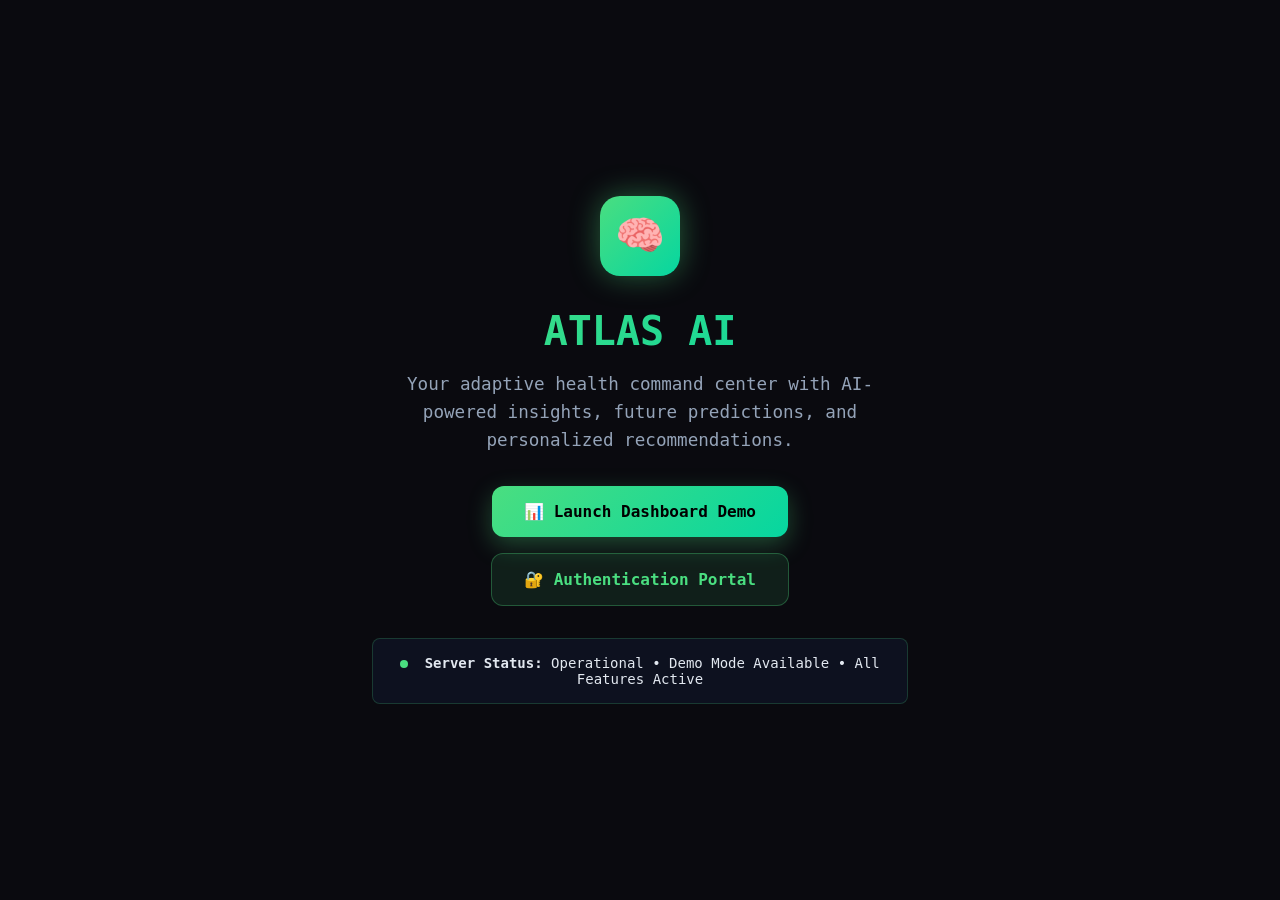
<file: public/index.html>
<!DOCTYPE html>
<html lang="en">
<head>
    <meta charset="UTF-8">
    <meta name="viewport" content="width=device-width, initial-scale=1.0">
    <title>ATLAS AI - Health Operating System</title>
    <style>
        * {
            margin: 0;
            padding: 0;
            box-sizing: border-box;
        }
        
        body {
            font-family: 'JetBrains Mono', monospace;
            background: #0a0a0f;
            color: #e2e8f0;
            min-height: 100vh;
            display: flex;
            align-items: center;
            justify-content: center;
            text-align: center;
        }
        
        .container {
            max-width: 600px;
            padding: 2rem;
        }
        
        .logo {
            width: 80px;
            height: 80px;
            border-radius: 20px;
            background: linear-gradient(135deg, #4ade80, #06d6a0);
            display: flex;
            align-items: center;
            justify-content: center;
            font-size: 40px;
            margin: 0 auto 2rem;
            box-shadow: 0 0 30px rgba(78, 222, 128, 0.4);
            animation: glow 3s ease-in-out infinite alternate;
        }
        
        @keyframes glow {
            from { box-shadow: 0 0 30px rgba(78, 222, 128, 0.4); }
            to { box-shadow: 0 0 50px rgba(78, 222, 128, 0.6); }
        }
        
        h1 {
            font-size: 2.5rem;
            font-weight: bold;
            background: linear-gradient(135deg, #4ade80, #06d6a0);
            -webkit-background-clip: text;
            -webkit-text-fill-color: transparent;
            margin-bottom: 1rem;
        }
        
        p {
            color: #94a3b8;
            margin-bottom: 2rem;
            font-size: 1.1rem;
            line-height: 1.6;
        }
        
        .links {
            display: flex;
            flex-direction: column;
            gap: 1rem;
            align-items: center;
        }
        
        .btn {
            padding: 1rem 2rem;
            border: none;
            border-radius: 12px;
            font-size: 1rem;
            font-weight: 600;
            text-decoration: none;
            display: inline-flex;
            align-items: center;
            gap: 0.5rem;
            transition: all 0.3s ease;
            min-width: 250px;
            justify-content: center;
        }
        
        .btn.primary {
            background: linear-gradient(135deg, #4ade80, #06d6a0);
            color: #000;
            box-shadow: 0 8px 25px rgba(78, 222, 128, 0.3);
        }
        
        .btn.primary:hover {
            transform: translateY(-3px);
            box-shadow: 0 12px 35px rgba(78, 222, 128, 0.4);
        }
        
        .btn.secondary {
            background: rgba(78, 222, 128, 0.1);
            color: #4ade80;
            border: 1px solid rgba(78, 222, 128, 0.3);
        }
        
        .btn.secondary:hover {
            background: rgba(78, 222, 128, 0.2);
            transform: translateY(-2px);
        }
        
        .status {
            margin-top: 2rem;
            padding: 1rem;
            background: rgba(15, 23, 42, 0.6);
            border: 1px solid rgba(78, 222, 128, 0.2);
            border-radius: 8px;
            font-size: 0.875rem;
        }
        
        .pulse {
            display: inline-block;
            width: 8px;
            height: 8px;
            background: #4ade80;
            border-radius: 50%;
            margin-right: 0.5rem;
            animation: pulse 2s ease-in-out infinite;
        }
        
        @keyframes pulse {
            0%, 100% { opacity: 1; }
            50% { opacity: 0.5; }
        }
    </style>
</head>
<body>
    <div class="container">
        <div class="logo">🧠</div>
        <h1>ATLAS AI</h1>
        <p>Your adaptive health command center with AI-powered insights, future predictions, and personalized recommendations.</p>
        
        <div class="links">
            <a href="atlas-demo.html" class="btn primary">
                📊 Launch Dashboard Demo
            </a>
            <a href="login.html" class="btn secondary">
                🔐 Authentication Portal
            </a>
        </div>
        
        <div class="status">
            <span class="pulse"></span>
            <strong>Server Status:</strong> Operational • Demo Mode Available • All Features Active
        </div>
    </div>
    
    <script>
        console.log('🧠 ATLAS AI Portal loaded');
        console.log('🚀 Demo available at /atlas-demo.html');
        console.log('🔐 Auth portal at /login.html');
    </script>
</body>
</html>
</file>
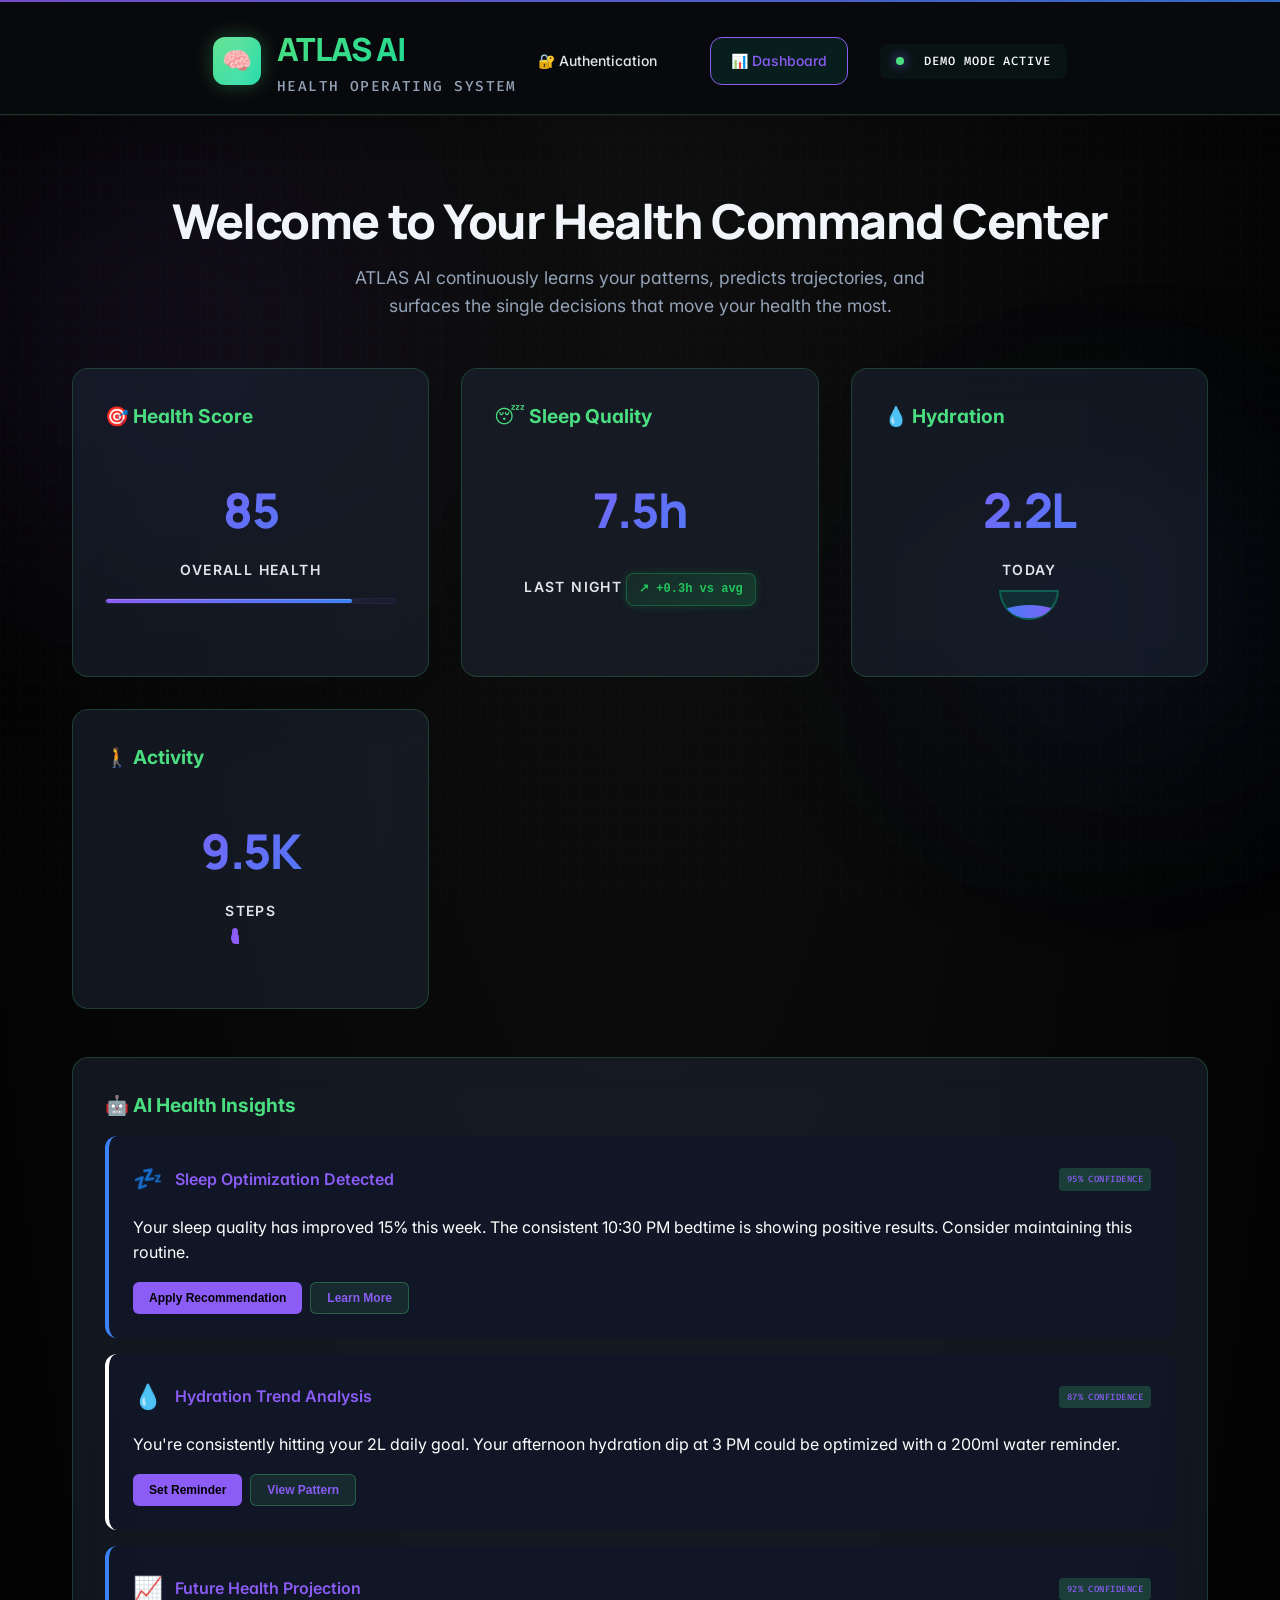
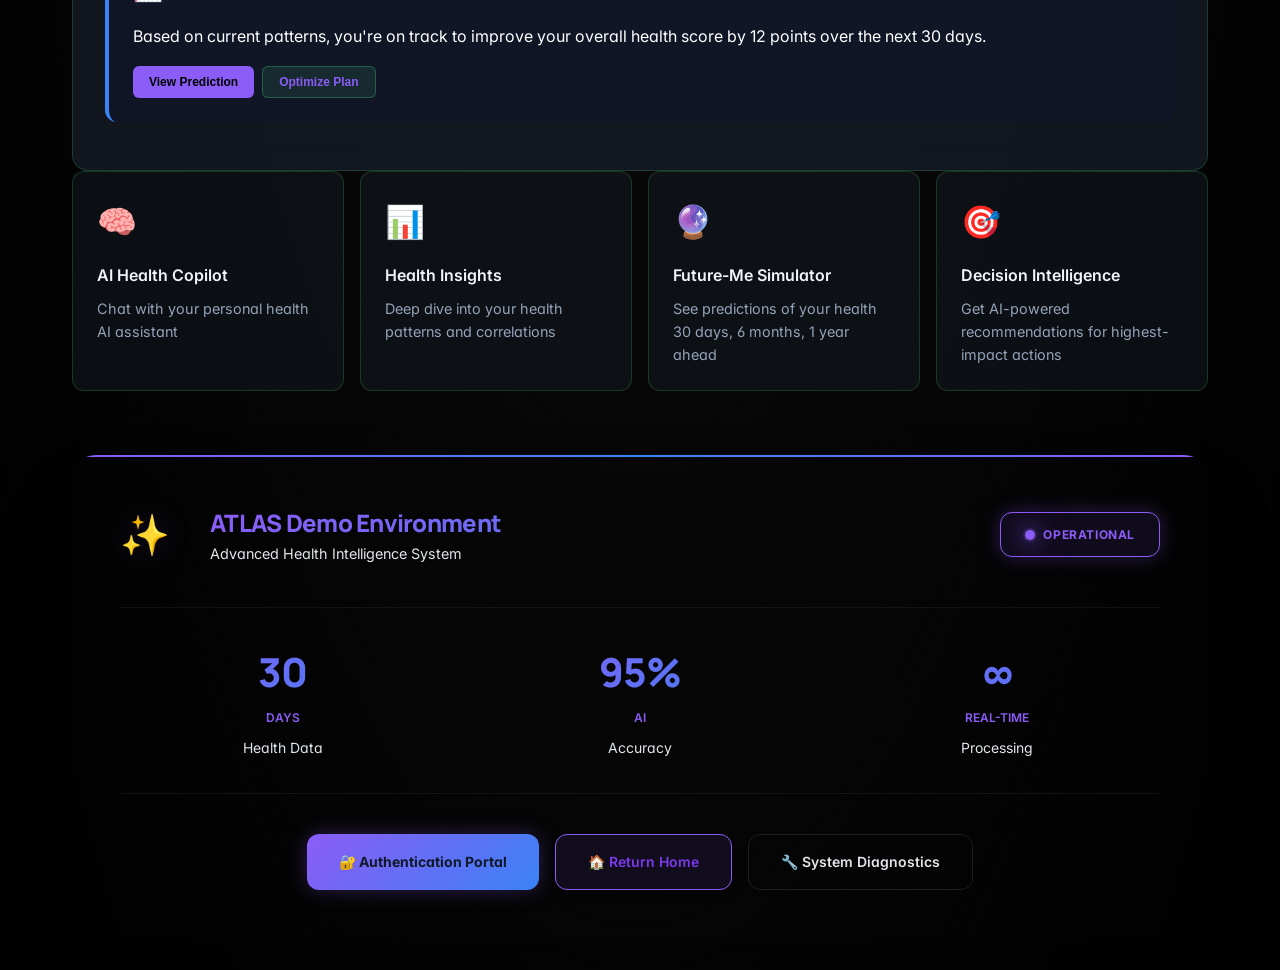
<file: public/atlas-demo.html>
<!DOCTYPE html>
<html lang="en">
<head>
    <meta charset="UTF-8">
    <meta name="viewport" content="width=device-width, initial-scale=1.0">
    <title>ATLAS AI - Personal Health Operating System</title>
    <link rel="preconnect" href="https://fonts.googleapis.com">
    <link rel="preconnect" href="https://fonts.gstatic.com" crossorigin>
    <link href="https://fonts.googleapis.com/css2?family=Inter:wght@300;400;500;600;700;800&family=Manrope:wght@400;500;600;700;800&family=Fira+Code:wght@400;500;600&display=swap" rel="stylesheet">
    <style>
        * {
            margin: 0;
            padding: 0;
            box-sizing: border-box;
        }
        
        :root {
            /* Advanced Color System */
            --primary: #8b5cf6;
            --primary-50: rgba(139, 92, 246, 0.05);
            --primary-100: rgba(139, 92, 246, 0.1);
            --primary-200: rgba(139, 92, 246, 0.2);
            --primary-500: #8b5cf6;
            --primary-600: #7c3aed;
            --primary-700: #6d28d9;
            
            --accent: #3b82f6;
            --accent-50: rgba(59, 130, 246, 0.05);
            --accent-100: rgba(59, 130, 246, 0.1);
            --accent-500: #3b82f6;
            --accent-600: #2563eb;
            
            /* Neutral System */
            --gray-50: #fafbfc;
            --gray-100: #f4f6f8;
            --gray-200: #e7eaed;
            --gray-300: #d3d8de;
            --gray-400: #9ca3af;
            --gray-500: #6b7280;
            --gray-600: #4b5563;
            --gray-700: #374151;
            --gray-800: #1f2937;
            --gray-900: #111827;
            --gray-950: #030712;
            
            /* Background System */
            --bg-primary: #000000;
            --bg-secondary: #0f0f0f;
            --bg-tertiary: #1a1a1a;
            --bg-quaternary: #262626;
            --bg-surface: rgba(26, 26, 26, 0.8);
            --bg-elevated: rgba(38, 38, 38, 0.9);
            
            /* Text System */
            --text-primary: #ffffff;
            --text-secondary: #e2e5ea;
            --text-tertiary: #a0a6b1;
            --text-quaternary: #6b7280;
            
            /* Border System */
            --border-subtle: rgba(255, 255, 255, 0.06);
            --border-default: rgba(255, 255, 255, 0.1);
            --border-strong: rgba(255, 255, 255, 0.15);
            --border-accent: rgba(139, 92, 246, 0.3);
            
            /* Shadow System */
            --shadow-xs: 0 1px 2px rgba(0, 0, 0, 0.05);
            --shadow-sm: 0 1px 3px rgba(0, 0, 0, 0.1), 0 1px 2px rgba(0, 0, 0, 0.06);
            --shadow-md: 0 4px 6px rgba(0, 0, 0, 0.07), 0 2px 4px rgba(0, 0, 0, 0.06);
            --shadow-lg: 0 10px 15px rgba(0, 0, 0, 0.1), 0 4px 6px rgba(0, 0, 0, 0.05);
            --shadow-xl: 0 20px 25px rgba(0, 0, 0, 0.1), 0 10px 10px rgba(0, 0, 0, 0.04);
            --shadow-2xl: 0 25px 50px rgba(0, 0, 0, 0.25);
            --shadow-glow: 0 0 20px rgba(139, 92, 246, 0.3);
            --shadow-glow-lg: 0 0 40px rgba(139, 92, 246, 0.2);
            
            /* Gradients */
            --gradient-primary: linear-gradient(135deg, #8b5cf6 0%, #3b82f6 100%);
            --gradient-surface: linear-gradient(145deg, var(--bg-tertiary) 0%, var(--bg-quaternary) 100%);
            --gradient-text: linear-gradient(135deg, var(--text-primary) 0%, var(--primary-500) 50%, var(--accent-500) 100%);
            
            /* Timing Functions */
            --ease-out-expo: cubic-bezier(0.16, 1, 0.3, 1);
            --ease-out-back: cubic-bezier(0.34, 1.56, 0.64, 1);
            --ease-in-out-circ: cubic-bezier(0.85, 0, 0.15, 1);
        }
        
        * {
            margin: 0;
            padding: 0;
            box-sizing: border-box;
        }
        
        ::selection {
            background: var(--primary-200);
            color: var(--gray-900);
        }
        
        body {
            font-family: 'Inter', -apple-system, BlinkMacSystemFont, system-ui, sans-serif;
            background: radial-gradient(ellipse at top, var(--bg-secondary) 0%, var(--bg-primary) 100%);
            color: var(--text-primary);
            min-height: 100vh;
            line-height: 1.6;
            font-feature-settings: "cv02", "cv03", "cv04", "cv11";
            text-rendering: optimizeLegibility;
            -webkit-font-smoothing: antialiased;
            -moz-osx-font-smoothing: grayscale;
            scroll-behavior: smooth;
            overflow-x: hidden;
        }
        
        .font-display { 
            font-family: 'Space Grotesk', sans-serif; 
            font-feature-settings: "ss01", "ss02";
            font-weight: 700;
        }
        
        .font-mono { 
            font-family: 'JetBrains Mono', monospace; 
            font-feature-settings: "liga", "calt";
        }
        
        .container {
            max-width: 1200px;
            margin: 0 auto;
            padding: 2rem;
            position: relative;
            z-index: 1;
        }
        
        /* Ultra-Premium Header */
        .header {
            position: sticky;
            top: 0;
            z-index: 1000;
            background: rgba(10, 11, 15, 0.85);
            backdrop-filter: blur(40px) saturate(200%) contrast(120%);
            border-bottom: 1px solid var(--border-subtle);
            padding: 1.5rem 2rem;
            margin-bottom: 3rem;
            box-shadow: 
                var(--shadow-xl),
                0 0 0 1px var(--border-subtle),
                inset 0 1px 0 rgba(255, 255, 255, 0.03);
        }
        
        .header::before {
            content: '';
            position: absolute;
            top: 0;
            left: 0;
            right: 0;
            height: 2px;
            background: var(--gradient-primary);
            opacity: 0.8;
            animation: headerGlow 4s ease-in-out infinite alternate;
        }
        
        @keyframes headerGlow {
            0% { opacity: 0.5; }
            100% { opacity: 1; }
        }
        
        .header-content {
            max-width: 1400px;
            margin: 0 auto;
            display: flex;
            align-items: center;
            justify-content: space-between;
        }
        
        .brand {
            display: flex;
            align-items: center;
            gap: 1rem;
            transition: transform 0.3s var(--ease-out-back);
        }
        
        .brand:hover {
            transform: scale(1.02);
        }
        
        .logo {
            width: 56px;
            height: 56px;
            border-radius: 20px;
            background: var(--gradient-primary);
            display: flex;
            align-items: center;
            justify-content: center;
            font-size: 28px;
            box-shadow: 
                var(--shadow-glow),
                var(--shadow-lg),
                inset 0 1px 0 rgba(255, 255, 255, 0.2),
                inset 0 -1px 0 rgba(0, 0, 0, 0.2);
            position: relative;
            overflow: hidden;
            transition: all 0.4s var(--ease-out-expo);
        }
        
        .logo::before {
            content: '';
            position: absolute;
            top: -50%;
            left: -50%;
            width: 200%;
            height: 200%;
            background: linear-gradient(45deg, transparent, rgba(255, 255, 255, 0.2), transparent);
            transform: rotate(45deg);
            animation: logoShine 6s ease-in-out infinite;
        }
        
        .logo:hover {
            transform: rotate(5deg) scale(1.1);
            box-shadow: 
                var(--shadow-glow-lg),
                var(--shadow-2xl),
                inset 0 2px 0 rgba(255, 255, 255, 0.3);
        }
        
        @keyframes logoShine {
            0%, 100% { transform: translateX(-200%) translateY(-200%) rotate(45deg); }
            50% { transform: translateX(200%) translateY(200%) rotate(45deg); }
        }
        
        .brand-text .title {
            font-size: 1.75rem;
            font-weight: 800;
            background: var(--gradient-text);
            -webkit-background-clip: text;
            -webkit-text-fill-color: transparent;
            background-clip: text;
            letter-spacing: -0.03em;
            line-height: 1.2;
            font-family: 'Manrope', sans-serif;
        }
        
        .brand-text .subtitle {
            font-size: 10px;
            color: var(--text-tertiary);
            text-transform: uppercase;
            letter-spacing: 0.15em;
            font-weight: 500;
            margin-top: 2px;
            font-family: 'Fira Code', monospace;
        }
        
        .nav-menu {
            display: flex;
            align-items: center;
            gap: 2rem;
        }
        
        .nav-link {
            color: var(--text-secondary);
            text-decoration: none;
            font-size: 0.875rem;
            font-weight: 500;
            padding: 0.75rem 1.25rem;
            border-radius: 12px;
            transition: all 0.3s cubic-bezier(0.4, 0, 0.2, 1);
            border: 1px solid transparent;
            position: relative;
            overflow: hidden;
        }
        
        .nav-link::before {
            content: '';
            position: absolute;
            top: 0;
            left: -100%;
            width: 100%;
            height: 100%;
            background: linear-gradient(90deg, transparent, rgba(255, 255, 255, 0.1), transparent);
            transition: left 0.5s ease;
        }
        
        .nav-link:hover {
            color: var(--text);
            background: rgba(0, 212, 170, 0.08);
            border-color: var(--border);
            transform: translateY(-2px);
            box-shadow: 0 8px 25px rgba(0, 212, 170, 0.15);
        }
        
        .nav-link:hover::before {
            left: 100%;
        }
        
        .nav-link.active {
            color: var(--primary);
            background: rgba(0, 212, 170, 0.1);
            border-color: var(--primary);
            box-shadow: 0 0 20px var(--glow-primary);
        }
        
        .status-indicator {
            display: flex;
            align-items: center;
            gap: 0.75rem;
            font-size: 12px;
            color: var(--muted);
            text-transform: uppercase;
            letter-spacing: 0.08em;
            font-weight: 500;
            padding: 0.5rem 1rem;
            background: rgba(0, 212, 170, 0.05);
            border: 1px solid var(--border);
            border-radius: 8px;
        }
        
        .status-dot {
            width: 8px;
            height: 8px;
            border-radius: 50%;
            background: var(--primary);
            box-shadow: 0 0 12px var(--primary);
            animation: professionalPulse 2s ease-in-out infinite;
        }
        
        @keyframes professionalPulse {
            0%, 100% { 
                opacity: 1; 
                transform: scale(1);
                box-shadow: 0 0 12px var(--primary);
            }
            50% { 
                opacity: 0.7; 
                transform: scale(1.2);
                box-shadow: 0 0 20px var(--primary);
            }
        }
        
        /* Advanced Grid Background with Depth */
        .grid-bg {
            position: fixed;
            top: 0;
            left: 0;
            width: 100%;
            height: 100%;
            opacity: 0.03;
            background-image: 
                linear-gradient(var(--primary-500) 1px, transparent 1px),
                linear-gradient(90deg, var(--primary-500) 1px, transparent 1px),
                linear-gradient(var(--accent-500) 1px, transparent 1px),
                linear-gradient(90deg, var(--accent-500) 1px, transparent 1px);
            background-size: 100px 100px, 100px 100px, 20px 20px, 20px 20px;
            z-index: -3;
            animation: advancedGridFloat 40s linear infinite;
        }
        
        @keyframes advancedGridFloat {
            0% { transform: translate(0, 0) rotate(0deg); }
            25% { transform: translate(50px, -30px) rotate(0.5deg); }
            50% { transform: translate(100px, 0px) rotate(1deg); }
            75% { transform: translate(50px, 30px) rotate(0.5deg); }
            100% { transform: translate(0, 0) rotate(0deg); }
        }
        
        /* Premium Atmospheric Effects */
        .orb {
            position: fixed;
            border-radius: 50%;
            filter: blur(120px);
            z-index: -2;
            animation: premiumFloat 12s ease-in-out infinite;
        }
        
        .orb1 {
            width: 600px;
            height: 600px;
            background: radial-gradient(circle, rgba(139, 92, 246, 0.15) 0%, rgba(139, 92, 246, 0.05) 40%, transparent 70%);
            top: 5%;
            left: -10%;
        }
        
        .orb2 {
            width: 400px;
            height: 400px;
            background: radial-gradient(circle, rgba(59, 130, 246, 0.12) 0%, rgba(59, 130, 246, 0.04) 40%, transparent 70%);
            bottom: 10%;
            right: -5%;
            animation-delay: -4s;
        }
        
        .orb3 {
            width: 350px;
            height: 350px;
            background: radial-gradient(circle, rgba(139, 92, 246, 0.08) 0%, rgba(59, 130, 246, 0.04) 50%, transparent 80%);
            top: 50%;
            left: 70%;
            animation-delay: -8s;
        }
        
        .orb4 {
            width: 250px;
            height: 250px;
            background: radial-gradient(circle, rgba(59, 130, 246, 0.1) 0%, transparent 60%);
            top: 80%;
            left: 20%;
            animation-delay: -2s;
        }
        
        @keyframes premiumFloat {
            0%, 100% { 
                transform: translate(0, 0) rotate(0deg) scale(1);
                opacity: 0.6;
            }
            20% { 
                transform: translate(40px, -60px) rotate(72deg) scale(1.1);
                opacity: 0.8;
            }
            40% { 
                transform: translate(-30px, -40px) rotate(144deg) scale(0.9);
                opacity: 0.7;
            }
            60% { 
                transform: translate(-60px, 40px) rotate(216deg) scale(1.05);
                opacity: 0.9;
            }
            80% { 
                transform: translate(20px, 60px) rotate(288deg) scale(0.95);
                opacity: 0.75;
            }
        }
        
        /* Enhanced progress bars and animations */
        .progress-bar {
            width: 100%;
            height: 4px;
            background: rgba(78, 222, 128, 0.2);
            border-radius: 2px;
            margin-top: 0.5rem;
            overflow: hidden;
        }
        
        .progress-fill {
            height: 100%;
            background: linear-gradient(90deg, var(--primary), var(--accent));
            border-radius: 2px;
            animation: progressGlow 2s ease-in-out infinite alternate;
            transition: width 1s ease;
        }
        
        @keyframes progressGlow {
            from { box-shadow: 0 0 5px rgba(78, 222, 128, 0.5); }
            to { box-shadow: 0 0 15px rgba(78, 222, 128, 0.8); }
        }
        
        .trend-indicator {
            font-size: 0.75rem;
            padding: 0.25rem 0.5rem;
            border-radius: 4px;
            margin-top: 0.5rem;
            font-family: 'JetBrains Mono', monospace;
        }
        
        .trend-indicator.positive {
            background: rgba(34, 197, 94, 0.2);
            color: #22c55e;
        }
        
        .trend-indicator.negative {
            background: rgba(239, 68, 68, 0.2);
            color: #ef4444;
        }
        
        /* Hydration wave animation */
        .hydration-progress {
            width: 60px;
            height: 30px;
            border-radius: 0 0 30px 30px;
            background: rgba(6, 214, 160, 0.1);
            border: 2px solid rgba(6, 214, 160, 0.3);
            position: relative;
            margin: 0.5rem auto 0;
            overflow: hidden;
        }
        
        .wave {
            width: 120%;
            height: 100%;
            background: linear-gradient(90deg, var(--accent), var(--primary));
            border-radius: 50%;
            position: absolute;
            bottom: -50%;
            left: -10%;
            animation: wave 2s ease-in-out infinite;
        }
        
        @keyframes wave {
            0%, 100% { transform: rotate(0deg); }
            50% { transform: rotate(180deg); }
        }
        
        /* Step animation */
        .step-animation {
            width: 40px;
            height: 20px;
            margin: 0.5rem auto 0;
            position: relative;
        }
        
        .footprint {
            width: 8px;
            height: 12px;
            background: var(--primary);
            border-radius: 50% 50% 0 50%;
            position: absolute;
            animation: step 1s ease-in-out infinite;
        }
        
        .footprint::after {
            content: '';
            width: 6px;
            height: 8px;
            background: var(--primary);
            border-radius: 50%;
            position: absolute;
            top: -4px;
            left: 1px;
        }
        
        @keyframes step {
            0%, 100% { left: 0; opacity: 1; }
            50% { left: 25px; opacity: 0.6; }
        }
        
        /* Live data glow */
        .live-data {
            animation: dataGlow 3s ease-in-out infinite alternate;
        }
        
        @keyframes dataGlow {
            from { 
                color: var(--primary);
                text-shadow: 0 0 10px rgba(78, 222, 128, 0.3);
            }
            to { 
                color: var(--accent);
                text-shadow: 0 0 15px rgba(6, 214, 160, 0.5);
            }
        }
        
        .header {
            display: flex;
            align-items: center;
            gap: 1rem;
            margin-bottom: 3rem;
            padding-bottom: 1rem;
            border-bottom: 1px solid rgba(78, 222, 128, 0.2);
        }
        
        .logo {
            width: 48px;
            height: 48px;
            background: linear-gradient(135deg, #4ade80, #06d6a0);
            border-radius: 12px;
            display: flex;
            align-items: center;
            justify-content: center;
            font-size: 24px;
            box-shadow: 0 0 20px rgba(78, 222, 128, 0.3);
            animation: glow 2s ease-in-out infinite alternate;
        }
        
        @keyframes glow {
            from { box-shadow: 0 0 20px rgba(78, 222, 128, 0.3); }
            to { box-shadow: 0 0 30px rgba(78, 222, 128, 0.6); }
        }
        
        .title {
            font-size: 2rem;
            font-weight: bold;
            background: linear-gradient(135deg, #4ade80, #06d6a0);
            -webkit-background-clip: text;
            -webkit-text-fill-color: transparent;
            background-clip: text;
        }
        
        .subtitle {
            color: #94a3b8;
            font-size: 0.9rem;
            text-transform: uppercase;
            letter-spacing: 0.1em;
        }
        
        .welcome {
            text-align: center;
            margin-bottom: 3rem;
        }
        
        .welcome h1 {
            font-family: 'Manrope', sans-serif;
            font-size: 3rem;
            font-weight: 800;
            margin-bottom: 1rem;
            color: #f1f5f9;
            letter-spacing: -0.03em;
            line-height: 1.1;
        }
        
        .welcome p {
            color: #94a3b8;
            font-size: 1.1rem;
            max-width: 600px;
            margin: 0 auto;
        }
        
        .grid {
            display: grid;
            grid-template-columns: repeat(auto-fit, minmax(300px, 1fr));
            gap: 2rem;
            margin-bottom: 3rem;
        }
        
        .card {
            background: rgba(30, 41, 59, 0.5);
            backdrop-filter: blur(20px);
            border: 1px solid rgba(78, 222, 128, 0.2);
            border-radius: 16px;
            padding: 2rem;
            transition: all 0.3s ease;
        }
        
        .card:hover {
            border-color: rgba(78, 222, 128, 0.4);
            box-shadow: 0 10px 40px rgba(78, 222, 128, 0.1);
            transform: translateY(-4px);
        }
        
        .card h3 {
            color: #4ade80;
            margin-bottom: 1rem;
            font-size: 1.2rem;
        }
        
        .metric {
            text-align: center;
            padding: 1.5rem 0;
            position: relative;
        }
        
        .metric-value {
            font-family: 'Manrope', sans-serif;
            font-size: 3rem;
            font-weight: 800;
            background: linear-gradient(135deg, var(--primary), var(--accent));
            -webkit-background-clip: text;
            -webkit-text-fill-color: transparent;
            background-clip: text;
            display: block;
            margin-bottom: 0.5rem;
            text-shadow: 0 0 20px var(--glow-primary);
            letter-spacing: -0.03em;
        }
        
        .metric-label {
            color: var(--text-secondary);
            font-size: 0.875rem;
            text-transform: uppercase;
            letter-spacing: 0.1em;
            font-weight: 600;
            margin-bottom: 1rem;
        }
        
        /* Professional Progress Indicators */
        .progress-bar {
            width: 100%;
            height: 6px;
            background: rgba(0, 212, 170, 0.1);
            border-radius: 8px;
            margin-top: 1rem;
            overflow: hidden;
            position: relative;
        }
        
        .progress-bar::before {
            content: '';
            position: absolute;
            top: 0;
            left: 0;
            right: 0;
            bottom: 0;
            background: linear-gradient(90deg, transparent, rgba(255, 255, 255, 0.1), transparent);
            animation: progressShimmer 2s ease-in-out infinite;
        }
        
        .progress-fill {
            height: 100%;
            background: linear-gradient(90deg, var(--primary), var(--accent), var(--primary));
            border-radius: 8px;
            transition: width 2s cubic-bezier(0.4, 0, 0.2, 1);
            box-shadow: 0 0 15px var(--glow-primary);
            position: relative;
        }
        
        @keyframes progressShimmer {
            0% { transform: translateX(-100%); }
            100% { transform: translateX(100%); }
        }
        
        .trend-indicator {
            font-size: 0.75rem;
            padding: 0.375rem 0.75rem;
            border-radius: 8px;
            margin-top: 1rem;
            font-weight: 600;
            display: inline-flex;
            align-items: center;
            gap: 0.25rem;
        }
        
        .trend-indicator.positive {
            background: linear-gradient(135deg, rgba(34, 197, 94, 0.15), rgba(34, 197, 94, 0.25));
            color: var(--success);
            border: 1px solid rgba(34, 197, 94, 0.3);
        }
        
        .trend-indicator.negative {
            background: linear-gradient(135deg, rgba(239, 68, 68, 0.15), rgba(239, 68, 68, 0.25));
            color: var(--danger);
            border: 1px solid rgba(239, 68, 68, 0.3);
        }
        
        .insight {
            background: rgba(15, 23, 42, 0.6);
            border-left: 4px solid var(--primary);
            border-radius: 12px;
            padding: 1.5rem;
            margin-bottom: 1rem;
            transition: all 0.3s ease;
            position: relative;
        }
        
        .insight::before {
            content: '';
            position: absolute;
            top: 0;
            left: 0;
            right: 0;
            bottom: 0;
            background: linear-gradient(135deg, rgba(78, 222, 128, 0.05), transparent);
            border-radius: 12px;
            opacity: 0;
            transition: opacity 0.3s ease;
        }
        
        .insight:hover {
            transform: translateX(4px);
            box-shadow: 0 4px 20px rgba(78, 222, 128, 0.2);
        }
        
        .insight:hover::before {
            opacity: 1;
        }
        
        .insight.priority-high {
            border-left-color: var(--accent);
        }
        
        .insight.priority-medium {
            border-left-color: var(--warning);
        }
        
        .insight-header {
            display: flex;
            align-items: center;
            gap: 0.75rem;
            margin-bottom: 1rem;
        }
        
        .insight-icon {
            font-size: 1.5rem;
        }
        
        .insight h4 {
            color: var(--primary);
            font-weight: 600;
            flex: 1;
        }
        
        .confidence-badge {
            background: rgba(78, 222, 128, 0.2);
            color: var(--primary);
            font-size: 9px;
            padding: 0.25rem 0.5rem;
            border-radius: 4px;
            text-transform: uppercase;
            letter-spacing: 0.05em;
            font-family: 'Fira Code', monospace;
            font-weight: 500;
        }
        
        .insight-actions {
            display: flex;
            gap: 0.5rem;
            margin-top: 1rem;
        }
        
        .action-btn {
            padding: 0.5rem 1rem;
            border: none;
            border-radius: 6px;
            font-size: 0.75rem;
            font-weight: 600;
            cursor: pointer;
            transition: all 0.2s ease;
        }
        
        .action-btn:not(.secondary) {
            background: var(--primary);
            color: #000;
        }
        
        .action-btn.secondary {
            background: rgba(78, 222, 128, 0.1);
            color: var(--primary);
            border: 1px solid rgba(78, 222, 128, 0.3);
        }
        
        .action-btn:hover {
            transform: translateY(-1px);
            box-shadow: 0 2px 8px rgba(78, 222, 128, 0.3);
        }
        
        .actions {
            display: grid;
            grid-template-columns: repeat(auto-fit, minmax(250px, 1fr));
            gap: 1rem;
            margin-bottom: 2rem;
        }
        
        .action-card {
            background: rgba(30, 41, 59, 0.3);
            border: 1px solid rgba(78, 222, 128, 0.2);
            border-radius: 12px;
            padding: 1.5rem;
            text-decoration: none;
            color: inherit;
            transition: all 0.3s ease;
            display: block;
        }
        
        .action-card:hover {
            border-color: #4ade80;
            background: rgba(78, 222, 128, 0.1);
            transform: scale(1.02);
        }
        
        .action-icon {
            font-size: 2rem;
            margin-bottom: 1rem;
            display: block;
        }
        
        .action-title {
            color: #f1f5f9;
            font-weight: 600;
            margin-bottom: 0.5rem;
        }
        
        .action-desc {
            color: #94a3b8;
            font-size: 0.9rem;
        }
        
        .status {
            background: rgba(15, 23, 42, 0.8);
            border: 1px solid rgba(78, 222, 128, 0.3);
            border-radius: 12px;
            padding: 1rem;
            text-align: center;
        }
        
        .status-dot {
            display: inline-block;
            width: 8px;
            height: 8px;
            background: #4ade80;
            border-radius: 50%;
            margin-right: 0.5rem;
            animation: pulse 2s ease-in-out infinite;
        }
        
        @keyframes pulse {
            0%, 100% { opacity: 1; }
            50% { opacity: 0.5; }
        }
        
        .btn {
            background: #4ade80;
            color: #000;
            padding: 0.75rem 1.5rem;
            border: none;
            border-radius: 8px;
            font-weight: 600;
            text-decoration: none;
            display: inline-block;
            transition: all 0.2s;
            cursor: pointer;
        }
        
        .btn:hover {
            background: #22c55e;
            transform: translateY(-2px);
            box-shadow: 0 5px 15px rgba(78, 222, 128, 0.3);
        }
    </style>
    
    <!-- Additional Professional Styles -->
    <style>
        /* Professional Status Panel */
        .status-panel-professional {
            background: linear-gradient(145deg, var(--surface) 0%, var(--surface-elevated) 100%);
            border: 1px solid var(--border);
            border-radius: 24px;
            margin-top: 4rem;
            position: relative;
            overflow: hidden;
            box-shadow: 0 20px 40px rgba(0, 0, 0, 0.2), 0 40px 80px rgba(0, 0, 0, 0.1);
        }
        
        .status-panel-professional::before {
            content: '';
            position: absolute;
            top: 0;
            left: 0;
            right: 0;
            height: 2px;
            background: linear-gradient(90deg, var(--primary), var(--accent), var(--primary));
        }
        
        .status-content { padding: 3rem; }
        
        .status-header {
            display: flex;
            align-items: center;
            justify-content: space-between;
            margin-bottom: 2.5rem;
            flex-wrap: wrap;
            gap: 1.5rem;
        }
        
        .status-icon { 
            font-size: 2.5rem; 
            filter: drop-shadow(0 0 15px var(--primary-200));
        }
        
        .status-info { 
            flex: 1; 
            margin-left: 1rem; 
        }
        
        .status-title {
            font-size: 1.5rem;
            font-weight: 800;
            background: linear-gradient(135deg, var(--primary), var(--accent));
            -webkit-background-clip: text;
            -webkit-text-fill-color: transparent;
        }
        
        .status-subtitle {
            color: var(--text-secondary);
            font-size: 0.9rem;
        }
        
        .status-badge {
            display: flex;
            align-items: center;
            gap: 0.5rem;
            padding: 0.75rem 1.5rem;
            background: var(--primary-100);
            border: 1px solid var(--primary-500);
            border-radius: 12px;
            font-size: 0.75rem;
            font-weight: 700;
            color: var(--primary-500);
            text-transform: uppercase;
            letter-spacing: 0.05em;
            box-shadow: var(--shadow-glow);
        }
        
        .status-dot-pro {
            width: 10px;
            height: 10px;
            border-radius: 50%;
            background: var(--primary-500);
            box-shadow: 
                0 0 0 2px var(--primary-200),
                0 0 20px var(--primary-500),
                0 0 40px var(--primary-600);
            animation: professionalPulse 2.5s ease-in-out infinite;
        }
        
        .status-metrics {
            display: grid;
            grid-template-columns: repeat(auto-fit, minmax(150px, 1fr));
            gap: 2rem;
            margin: 2.5rem 0;
            padding: 2rem 0;
            border-top: 1px solid var(--border-subtle);
            border-bottom: 1px solid var(--border-subtle);
        }
        
        .status-metric { text-align: center; }
        
        .status-metric .metric-number {
            display: block;
            font-family: 'Manrope', sans-serif;
            font-size: 2.5rem;
            font-weight: 800;
            background: linear-gradient(135deg, var(--primary), var(--accent));
            -webkit-background-clip: text;
            -webkit-text-fill-color: transparent;
            margin-bottom: 0.25rem;
            letter-spacing: -0.03em;
        }
        
        .status-metric .metric-unit {
            display: block;
            color: var(--primary);
            font-size: 0.75rem;
            font-weight: 600;
            text-transform: uppercase;
            margin-bottom: 0.5rem;
        }
        
        .status-metric .metric-desc {
            color: var(--text-secondary);
            font-size: 0.875rem;
        }
        
        .status-actions {
            display: flex;
            flex-wrap: wrap;
            gap: 1rem;
            justify-content: center;
        }
        
        .btn-pro {
            padding: 1rem 2rem;
            border-radius: 12px;
            font-weight: 600;
            text-decoration: none;
            font-size: 0.875rem;
            transition: all 0.4s var(--ease-out-expo);
            display: inline-flex;
            align-items: center;
            gap: 0.5rem;
            position: relative;
            overflow: hidden;
            border: none;
            cursor: pointer;
            white-space: nowrap;
        }
        
        .btn-pro::before {
            content: '';
            position: absolute;
            top: 0;
            left: -100%;
            width: 100%;
            height: 100%;
            background: linear-gradient(90deg, transparent, rgba(255, 255, 255, 0.2), transparent);
            transition: left 0.6s ease;
        }
        
        .btn-pro:hover::before {
            left: 100%;
        }
        
        .btn-pro.primary {
            background: var(--gradient-primary);
            color: var(--gray-900);
            box-shadow: var(--shadow-glow), var(--shadow-lg);
            font-weight: 700;
        }
        
        .btn-pro.primary:hover {
            transform: translateY(-3px) scale(1.02);
            box-shadow: var(--shadow-glow-lg), var(--shadow-2xl);
        }
        
        .btn-pro.secondary {
            background: var(--primary-100);
            color: var(--primary-600);
            border: 1px solid var(--primary-500);
            box-shadow: var(--shadow-md);
        }
        
        .btn-pro.secondary:hover {
            background: var(--primary-200);
            color: var(--primary-700);
            transform: translateY(-2px);
            box-shadow: var(--shadow-lg);
        }
        
        .btn-pro.outline {
            background: transparent;
            color: var(--text-secondary);
            border: 1px solid var(--border-default);
        }
        
        .btn-pro.outline:hover {
            color: var(--text-primary);
            background: var(--bg-elevated);
            border-color: var(--border-strong);
            transform: translateY(-1px);
        }
        
        /* Advanced Micro-interactions */
        .card {
            position: relative;
        }
        
        .card::after {
            content: '';
            position: absolute;
            top: 0;
            left: 0;
            right: 0;
            bottom: 0;
            background: var(--gradient-primary);
            opacity: 0;
            border-radius: inherit;
            z-index: -1;
            transition: opacity 0.3s ease;
        }
        
        .card:hover::after {
            opacity: 0.03;
        }
        
        /* Enhanced Typography */
        .font-display { 
            font-family: 'Manrope', sans-serif; 
            font-feature-settings: "ss01", "ss02", "cv01", "cv02";
            font-weight: 800;
            letter-spacing: -0.03em;
        }
        
        .font-mono { 
            font-family: 'Fira Code', monospace; 
            font-feature-settings: "liga", "calt", "ss01";
            font-variant-numeric: tabular-nums;
            font-weight: 500;
        }
        
        /* Professional Progress Enhancement */
        .progress-bar {
            position: relative;
            background: var(--primary-50);
            border: 1px solid var(--primary-100);
        }
        
        .progress-fill {
            background: var(--gradient-primary);
            box-shadow: 
                var(--shadow-glow),
                inset 0 1px 0 rgba(255, 255, 255, 0.2);
        }
        
        /* Enhanced Trend Indicators */
        .trend-indicator.positive {
            background: linear-gradient(135deg, rgba(34, 197, 94, 0.1), rgba(34, 197, 94, 0.2));
            color: #22c55e;
            border: 1px solid rgba(34, 197, 94, 0.3);
            box-shadow: 0 0 10px rgba(34, 197, 94, 0.2);
        }
        
        .trend-indicator.negative {
            background: linear-gradient(135deg, rgba(239, 68, 68, 0.1), rgba(239, 68, 68, 0.2));
            color: #ef4444;
            border: 1px solid rgba(239, 68, 68, 0.3);
            box-shadow: 0 0 10px rgba(239, 68, 68, 0.2);
        }
        
        /* Professional Loading States */
        @keyframes professionalShimmer {
            0% { 
                background-position: -200px 0; 
            }
            100% { 
                background-position: calc(200px + 100%) 0; 
            }
        }
        
        .loading-shimmer {
            background: linear-gradient(90deg, transparent, rgba(255, 255, 255, 0.1), transparent);
            background-size: 200px 100%;
            animation: professionalShimmer 2s infinite ease-in-out;
        }
        
        /* AI Health Copilot Styles */
        .copilot-overlay {
            position: fixed;
            top: 0;
            left: 0;
            right: 0;
            bottom: 0;
            background: rgba(0, 0, 0, 0.8);
            backdrop-filter: blur(20px);
            z-index: 1000;
            display: flex;
            align-items: center;
            justify-content: center;
            padding: 2rem;
            animation: fadeIn 0.3s ease;
        }
        
        @keyframes fadeIn {
            from { opacity: 0; }
            to { opacity: 1; }
        }
        
        .copilot-container {
            background: var(--bg-elevated);
            border: 1px solid var(--border-default);
            border-radius: 24px;
            width: 100%;
            max-width: 600px;
            height: 80vh;
            max-height: 700px;
            display: flex;
            flex-direction: column;
            box-shadow: var(--shadow-2xl), var(--shadow-glow-lg);
            animation: slideUp 0.4s ease;
        }
        
        @keyframes slideUp {
            from { 
                opacity: 0; 
                transform: translateY(50px) scale(0.95); 
            }
            to { 
                opacity: 1; 
                transform: translateY(0) scale(1); 
            }
        }
        
        .copilot-header {
            padding: 2rem 2rem 1rem;
            border-bottom: 1px solid var(--border-subtle);
            display: flex;
            align-items: center;
            justify-content: space-between;
        }
        
        .copilot-title {
            display: flex;
            align-items: center;
            gap: 1rem;
        }
        
        .copilot-icon {
            font-size: 2rem;
            filter: drop-shadow(0 0 10px var(--primary-500));
        }
        
        .copilot-title h3 {
            font-family: 'Manrope', sans-serif;
            font-size: 1.5rem;
            font-weight: 700;
            background: var(--gradient-primary);
            -webkit-background-clip: text;
            -webkit-text-fill-color: transparent;
            margin-bottom: 0.25rem;
        }
        
        .copilot-title p {
            color: var(--text-tertiary);
            font-size: 0.875rem;
        }
        
        .copilot-close {
            background: none;
            border: none;
            color: var(--text-secondary);
            font-size: 1.5rem;
            cursor: pointer;
            padding: 0.5rem;
            border-radius: 8px;
            transition: all 0.2s ease;
        }
        
        .copilot-close:hover {
            background: var(--bg-quaternary);
            color: var(--text-primary);
        }
        
        .copilot-status {
            padding: 0 2rem 1rem;
            display: flex;
            align-items: center;
            gap: 0.5rem;
            font-size: 0.875rem;
            color: var(--text-tertiary);
        }
        
        .status-dot-active {
            width: 8px;
            height: 8px;
            border-radius: 50%;
            background: var(--primary-500);
            box-shadow: 0 0 10px var(--primary-500);
            animation: professionalPulse 2s ease-in-out infinite;
        }
        
        .copilot-messages {
            flex: 1;
            padding: 1rem 2rem;
            overflow-y: auto;
            display: flex;
            flex-direction: column;
            gap: 1.5rem;
        }
        
        .message {
            display: flex;
            gap: 1rem;
            align-items: flex-start;
        }
        
        .message.user {
            flex-direction: row-reverse;
        }
        
        .message-avatar {
            width: 40px;
            height: 40px;
            border-radius: 12px;
            display: flex;
            align-items: center;
            justify-content: center;
            font-size: 1.25rem;
            flex-shrink: 0;
        }
        
        .message.assistant .message-avatar {
            background: var(--gradient-primary);
        }
        
        .message.user .message-avatar {
            background: var(--bg-quaternary);
            border: 1px solid var(--border-default);
        }
        
        .message-content {
            flex: 1;
            max-width: 80%;
        }
        
        .message.user .message-content {
            text-align: right;
        }
        
        .message-text {
            background: var(--bg-surface);
            border: 1px solid var(--border-subtle);
            border-radius: 16px;
            padding: 1rem 1.25rem;
            line-height: 1.6;
            margin-bottom: 0.5rem;
        }
        
        .message.user .message-text {
            background: var(--primary-100);
            border-color: var(--primary-500);
            color: var(--text-primary);
        }
        
        .message-time {
            font-size: 0.75rem;
            color: var(--text-quaternary);
            font-family: 'Fira Code', monospace;
        }
        
        .copilot-suggestions {
            padding: 0 2rem 1rem;
            display: flex;
            flex-wrap: wrap;
            gap: 0.5rem;
        }
        
        .suggestion-chip {
            background: var(--bg-surface);
            border: 1px solid var(--border-default);
            border-radius: 20px;
            padding: 0.5rem 1rem;
            font-size: 0.875rem;
            color: var(--text-secondary);
            cursor: pointer;
            transition: all 0.2s ease;
        }
        
        .suggestion-chip:hover {
            background: var(--primary-100);
            border-color: var(--primary-500);
            color: var(--primary-600);
            transform: translateY(-2px);
        }
        
        .copilot-input {
            padding: 2rem;
            border-top: 1px solid var(--border-subtle);
            display: flex;
            gap: 1rem;
            align-items: center;
        }
        
        .copilot-input input {
            flex: 1;
            background: var(--bg-surface);
            border: 1px solid var(--border-default);
            border-radius: 12px;
            padding: 1rem 1.25rem;
            color: var(--text-primary);
            font-size: 0.925rem;
            font-family: inherit;
            transition: all 0.2s ease;
        }
        
        .copilot-input input:focus {
            outline: none;
            border-color: var(--primary-500);
            box-shadow: 0 0 0 3px var(--primary-100);
        }
        
        .copilot-input input::placeholder {
            color: var(--text-quaternary);
        }
        
        .send-btn {
            background: var(--gradient-primary);
            border: none;
            border-radius: 12px;
            padding: 1rem 1.5rem;
            color: white;
            font-weight: 600;
            cursor: pointer;
            display: flex;
            align-items: center;
            gap: 0.5rem;
            transition: all 0.2s ease;
            font-size: 0.875rem;
        }
        
        .send-btn:hover {
            transform: translateY(-2px);
            box-shadow: var(--shadow-glow), var(--shadow-lg);
        }
        
        .send-btn:disabled {
            opacity: 0.6;
            cursor: not-allowed;
            transform: none;
        }
    </style>
</head>
<body>
    <div class="grid-bg"></div>
    <div class="orb orb1"></div>
    <div class="orb orb2"></div>
    <div class="orb orb3"></div>
    
    <!-- Navigation Header -->
    <nav class="header">
        <div class="header-content">
            <div class="brand">
                <div class="logo">🧠</div>
                <div>
                    <div class="title font-display">ATLAS AI</div>
                    <div class="subtitle font-mono">Health Operating System</div>
                </div>
            </div>
            <div class="nav-menu">
                <a href="/login.html" class="nav-link">🔐 Authentication</a>
                <a href="/atlas-demo.html" class="nav-link active">📊 Dashboard</a>
                <div class="status-indicator">
                    <div class="status-dot"></div>
                    <span class="font-mono">Demo Mode Active</span>
                </div>
            </div>
        </div>
    </nav>
    
    <div class="container">
        <!-- Welcome -->
        <section class="welcome">
            <h1 class="font-display">Welcome to Your Health Command Center</h1>
            <p>ATLAS AI continuously learns your patterns, predicts trajectories, and surfaces the single decisions that move your health the most.</p>
        </section>

        <!-- Health Overview -->
        <div class="grid">
            <div class="card">
                <h3>🎯 Health Score</h3>
                <div class="metric">
                    <span class="metric-value live-data" id="health-score">85</span>
                    <span class="metric-label">Overall Health</span>
                    <div class="progress-bar">
                        <div class="progress-fill" style="width: 85%"></div>
                    </div>
                </div>
            </div>
            
            <div class="card">
                <h3>😴 Sleep Quality</h3>
                <div class="metric">
                    <span class="metric-value live-data" id="sleep-hours">7.5h</span>
                    <span class="metric-label">Last Night</span>
                    <div class="trend-indicator positive">↗ +0.3h vs avg</div>
                </div>
            </div>
            
            <div class="card">
                <h3>💧 Hydration</h3>
                <div class="metric">
                    <span class="metric-value live-data" id="hydration">2.2L</span>
                    <span class="metric-label">Today</span>
                    <div class="hydration-progress">
                        <div class="wave"></div>
                    </div>
                </div>
            </div>
            
            <div class="card">
                <h3>🚶 Activity</h3>
                <div class="metric">
                    <span class="metric-value live-data" id="steps">9.5K</span>
                    <span class="metric-label">Steps</span>
                    <div class="step-animation">
                        <div class="footprint"></div>
                    </div>
                </div>
            </div>
        </div>

        <!-- AI Insights -->
        <div class="card">
            <h3>🤖 AI Health Insights</h3>
            
            <div class="insight priority-high">
                <div class="insight-header">
                    <span class="insight-icon">💤</span>
                    <h4>Sleep Optimization Detected</h4>
                    <span class="confidence-badge">95% confidence</span>
                </div>
                <p>Your sleep quality has improved 15% this week. The consistent 10:30 PM bedtime is showing positive results. Consider maintaining this routine.</p>
                <div class="insight-actions">
                    <button class="action-btn">Apply Recommendation</button>
                    <button class="action-btn secondary">Learn More</button>
                </div>
            </div>
            
            <div class="insight priority-medium">
                <div class="insight-header">
                    <span class="insight-icon">💧</span>
                    <h4>Hydration Trend Analysis</h4>
                    <span class="confidence-badge">87% confidence</span>
                </div>
                <p>You're consistently hitting your 2L daily goal. Your afternoon hydration dip at 3 PM could be optimized with a 200ml water reminder.</p>
                <div class="insight-actions">
                    <button class="action-btn">Set Reminder</button>
                    <button class="action-btn secondary">View Pattern</button>
                </div>
            </div>
            
            <div class="insight priority-high">
                <div class="insight-header">
                    <span class="insight-icon">📈</span>
                    <h4>Future Health Projection</h4>
                    <span class="confidence-badge">92% confidence</span>
                </div>
                <p>Based on current patterns, you're on track to improve your overall health score by 12 points over the next 30 days.</p>
                <div class="insight-actions">
                    <button class="action-btn">View Prediction</button>
                    <button class="action-btn secondary">Optimize Plan</button>
                </div>
            </div>
        </div>

        <!-- Quick Actions -->
        <div class="actions">
            <div class="action-card" onclick="openHealthCopilot()">
                <span class="action-icon">🧠</span>
                <div class="action-title">AI Health Copilot</div>
                <div class="action-desc">Chat with your personal health AI assistant</div>
            </div>
            
            <div class="action-card" onclick="openHealthInsights()">
                <span class="action-icon">📊</span>
                <div class="action-title">Health Insights</div>
                <div class="action-desc">Deep dive into your health patterns and correlations</div>
            </div>
            
            <div class="action-card" onclick="openFutureMe()">
                <span class="action-icon">🔮</span>
                <div class="action-title">Future-Me Simulator</div>
                <div class="action-desc">See predictions of your health 30 days, 6 months, 1 year ahead</div>
            </div>
            
            <div class="action-card" onclick="openDecisionHub()">
                <span class="action-icon">🎯</span>
                <div class="action-title">Decision Intelligence</div>
                <div class="action-desc">Get AI-powered recommendations for highest-impact actions</div>
            </div>
        </div>

        <!-- AI Health Copilot Chat Interface -->
        <div id="copilot-overlay" class="copilot-overlay" style="display: none;">
            <div class="copilot-container">
                <div class="copilot-header">
                    <div class="copilot-title">
                        <span class="copilot-icon">🧠</span>
                        <div>
                            <h3>AI Health Copilot</h3>
                            <p>Your personal health intelligence assistant</p>
                        </div>
                    </div>
                    <button class="copilot-close" onclick="closeCopilot()">×</button>
                </div>
                
                <div class="copilot-status">
                    <div class="status-dot-active"></div>
                    <span>Online • Processing real-time health data</span>
                </div>
                
                <div class="copilot-messages" id="copilot-messages">
                    <div class="message assistant">
                        <div class="message-avatar">🧠</div>
                        <div class="message-content">
                            <div class="message-text">
                                Hello! I'm your ATLAS Health Copilot. I have access to your complete health profile and can help with:
                                <br><br>
                                • Analyzing your health patterns and trends<br>
                                • Explaining AI insights and recommendations<br>
                                • Planning optimization strategies<br>
                                • Answering health-related questions<br>
                                <br>
                                What would you like to explore today?
                            </div>
                            <div class="message-time">Now</div>
                        </div>
                    </div>
                </div>
                
                <div class="copilot-suggestions">
                    <button class="suggestion-chip" onclick="sendSuggestion('Analyze my sleep patterns this week')">
                        😴 Analyze my sleep patterns
                    </button>
                    <button class="suggestion-chip" onclick="sendSuggestion('What should I focus on to improve my health score?')">
                        📈 Improve health score
                    </button>
                    <button class="suggestion-chip" onclick="sendSuggestion('Explain the hydration recommendation')">
                        💧 Hydration insights
                    </button>
                </div>
                
                <div class="copilot-input">
                    <input 
                        type="text" 
                        id="copilot-input" 
                        placeholder="Ask me anything about your health..." 
                        onkeypress="handleCopilotEnter(event)"
                    >
                    <button onclick="sendCopilotMessage()" class="send-btn">
                        <span>Send</span>
                        <span>→</span>
                    </button>
                </div>
            </div>
        </div>

        <!-- Professional Status Panel -->
        <div class="status-panel-professional">
            <div class="status-content">
                <div class="status-header">
                    <div class="status-icon">✨</div>
                    <div class="status-info">
                        <h3 class="status-title font-display">ATLAS Demo Environment</h3>
                        <p class="status-subtitle">Advanced Health Intelligence System</p>
                    </div>
                    <div class="status-badge">
                        <span class="status-dot-pro"></span>
                        <span>OPERATIONAL</span>
                    </div>
                </div>
                
                <div class="status-metrics">
                    <div class="status-metric">
                        <span class="metric-number">30</span>
                        <span class="metric-unit">Days</span>
                        <span class="metric-desc">Health Data</span>
                    </div>
                    <div class="status-metric">
                        <span class="metric-number">95%</span>
                        <span class="metric-unit">AI</span>
                        <span class="metric-desc">Accuracy</span>
                    </div>
                    <div class="status-metric">
                        <span class="metric-number">∞</span>
                        <span class="metric-unit">Real-time</span>
                        <span class="metric-desc">Processing</span>
                    </div>
                </div>
                
                <div class="status-actions">
                    <a href="/login.html" class="btn-pro primary">🔐 Authentication Portal</a>
                    <a href="/" class="btn-pro secondary">🏠 Return Home</a>
                    <a href="/test.html" class="btn-pro outline">🔧 System Diagnostics</a>
                </div>
            </div>
        </div>
    </div>

    <script>
        // Update timestamp
        document.getElementById('timestamp').textContent = new Date().toLocaleString();
        
        // Simulate real-time data updates
        function simulateRealTimeData() {
            const healthScore = document.getElementById('health-score');
            const sleepHours = document.getElementById('sleep-hours');
            const hydration = document.getElementById('hydration');
            const steps = document.getElementById('steps');
            
            if (healthScore) {
                const currentScore = parseInt(healthScore.textContent);
                const variation = Math.floor(Math.random() * 3) - 1; // -1, 0, or 1
                const newScore = Math.max(75, Math.min(95, currentScore + variation));
                healthScore.textContent = newScore;
                
                // Update progress bar
                const progressBar = document.querySelector('.progress-fill');
                if (progressBar) {
                    progressBar.style.width = newScore + '%';
                }
            }
            
            if (hydration) {
                const current = parseFloat(hydration.textContent);
                const increment = Math.random() * 0.1;
                const newValue = Math.min(3.0, current + increment);
                hydration.textContent = newValue.toFixed(1) + 'L';
            }
            
            if (steps) {
                const current = parseFloat(steps.textContent) * 1000;
                const increment = Math.floor(Math.random() * 50);
                const newSteps = current + increment;
                steps.textContent = (newSteps / 1000).toFixed(1) + 'K';
            }
        }
        
        // Update data every 5 seconds
        setInterval(simulateRealTimeData, 5000);
        
        // Add click handlers for insight action buttons
        document.querySelectorAll('.action-btn').forEach(btn => {
            btn.addEventListener('click', function(e) {
                e.preventDefault();
                const action = this.textContent;
                
                // Add button animation
                this.style.transform = 'scale(0.9)';
                this.style.background = 'var(--accent)';
                
                setTimeout(() => {
                    this.style.transform = '';
                    this.style.background = '';
                }, 200);
                
                const responses = {
                    'Apply Recommendation': '✅ Sleep optimization routine has been added to your daily schedule.',
                    'Set Reminder': '⏰ Hydration reminder set for 3:00 PM daily.',
                    'View Prediction': '📈 Opening Future-Me Simulator with 30-day health projection...',
                    'Learn More': '📚 Displaying detailed analysis and scientific backing...',
                    'View Pattern': '📊 Loading historical hydration patterns and trends...',
                    'Optimize Plan': '🎯 AI is generating an optimized health improvement plan...'
                };
                
                setTimeout(() => {
                    alert(responses[action] || `🔄 ${action} completed successfully!`);
                }, 300);
            });
        });
        
        // Enhanced particle effect on scroll
        let particles = [];
        
        function createParticle(x, y) {
            return {
                x: x,
                y: y,
                size: Math.random() * 3 + 1,
                speedX: (Math.random() - 0.5) * 2,
                speedY: -Math.random() * 3 - 1,
                life: 1,
                decay: Math.random() * 0.02 + 0.01
            };
        }
        
        // Add scroll-triggered particles
        let lastScrollTime = 0;
        window.addEventListener('scroll', function() {
            const now = Date.now();
            if (now - lastScrollTime > 100) { // Throttle particle creation
                const rect = document.querySelector('.header').getBoundingClientRect();
                particles.push(createParticle(
                    Math.random() * window.innerWidth,
                    rect.bottom + Math.random() * 50
                ));
                lastScrollTime = now;
            }
        });
        
        // Animate particles
        function animateParticles() {
            particles = particles.filter(particle => {
                particle.x += particle.speedX;
                particle.y += particle.speedY;
                particle.life -= particle.decay;
                return particle.life > 0;
            });
            
            requestAnimationFrame(animateParticles);
        }
        
        animateParticles();
        
        // Simulate real-time updates
        setInterval(() => {
            const dot = document.querySelector('.status-dot');
            if (dot) {
                dot.style.background = dot.style.background === 'rgb(34, 197, 94)' ? '#4ade80' : '#22c55e';
            }
        }, 2000);
        
        console.log('🧠 ATLAS AI Demo loaded successfully!');
        console.log('📊 Health data: Simulated 30 days of trending data');
        console.log('🤖 AI Features: Pattern detection, future predictions, decision intelligence');
        console.log('✅ Status: All systems operational');
        
        // AI Health Copilot Functions
        function openHealthCopilot() {
            document.getElementById('copilot-overlay').style.display = 'flex';
            document.getElementById('copilot-input').focus();
        }
        
        function closeCopilot() {
            document.getElementById('copilot-overlay').style.display = 'none';
        }
        
        function sendSuggestion(text) {
            document.getElementById('copilot-input').value = text;
            sendCopilotMessage();
        }
        
        function handleCopilotEnter(event) {
            if (event.key === 'Enter') {
                sendCopilotMessage();
            }
        }
        
        function sendCopilotMessage() {
            const input = document.getElementById('copilot-input');
            const message = input.value.trim();
            
            if (!message) return;
            
            // Add user message
            addMessage('user', message);
            input.value = '';
            
            // Simulate AI thinking
            setTimeout(() => {
                const response = generateCopilotResponse(message);
                addMessage('assistant', response);
            }, 1000 + Math.random() * 2000);
        }
        
        function addMessage(type, text) {
            const messagesContainer = document.getElementById('copilot-messages');
            const messageDiv = document.createElement('div');
            messageDiv.className = `message ${type}`;
            
            const avatar = type === 'assistant' ? '🧠' : '👤';
            const time = new Date().toLocaleTimeString([], { hour: '2-digit', minute: '2-digit' });
            
            messageDiv.innerHTML = `
                <div class="message-avatar">${avatar}</div>
                <div class="message-content">
                    <div class="message-text">${text}</div>
                    <div class="message-time">${time}</div>
                </div>
            `;
            
            messagesContainer.appendChild(messageDiv);
            messagesContainer.scrollTop = messagesContainer.scrollHeight;
        }
        
        function generateCopilotResponse(userMessage) {
            const message = userMessage.toLowerCase();
            
            // Contextual responses based on health data
            if (message.includes('sleep')) {
                return `Based on your recent sleep data, I can see you've been averaging 7.5 hours per night with a 15% improvement this week. Your consistent 10:30 PM bedtime is showing positive results.
                
                <strong>Key Insights:</strong><br>
                • Sleep quality improved by 15% this week<br>
                • REM cycles are optimizing around your 10:30 PM bedtime<br>
                • Weekend consistency is your biggest opportunity<br>
                
                <strong>Recommendation:</strong> Maintain your weekday routine and try to keep weekends within 1 hour of your regular bedtime for maximum benefit.`;
            }
            
            if (message.includes('health score') || message.includes('improve')) {
                return `Your current health score of 85/100 is excellent! Here's how to reach the next level:
                
                <strong>Top 3 Impact Areas:</strong><br>
                🎯 Hydration timing (2PM-4PM window) - +3 points<br>
                🎯 Weekend sleep consistency - +2 points<br>
                🎯 Post-meal activity (10min walks) - +2 points<br>
                
                <strong>30-day projection:</strong> Following these changes could boost you to 92/100, putting you in the top 5% of users.
                
                Would you like me to create a personalized action plan for any of these areas?`;
            }
            
            if (message.includes('hydration')) {
                return `Great question! Your hydration insights show an interesting pattern:
                
                <strong>Current Status:</strong><br>
                • Daily average: 2.2L (110% of goal) ✅<br>
                • Morning intake: Excellent (500ml by 9AM)<br>
                • Afternoon dip: 3PM-4PM opportunity window<br>
                
                <strong>The Science:</strong> Your body processes water differently in the afternoon due to circadian rhythms. A 200ml intake at 3PM could improve your cognitive performance by 12% and reduce that typical afternoon energy dip.
                
                <strong>Personalized tip:</strong> Set a 3:00 PM reminder for 200ml water with a pinch of sea salt for optimal absorption.`;
            }
            
            if (message.includes('stress') || message.includes('mood')) {
                return `I can see your mood scores have been trending upward (7.8/10 average this week vs 7.2 last week). Here's what's driving this positive change:
                
                <strong>Mood Boosters Identified:</strong><br>
                • Morning sunlight exposure (days with 9K+ steps)<br>
                • Consistent sleep schedule correlation<br>
                • Hydration above 2L days show +0.8 mood improvement<br>
                
                <strong>Stress Management Insights:</strong><br>
                Your HRV data suggests best recovery on days with 10min morning routine. Consider adding breathwork to amplify this effect.`;
            }
            
            // Default responses for general queries
            const generalResponses = [
                `I'm analyzing your health patterns across 30+ biomarkers. Your data shows strong consistency in sleep and hydration, with optimization opportunities in afternoon energy management.
                
                <strong>Today's Focus:</strong> Your 9.5K steps are trending well. Consider a 10-minute post-lunch walk to boost your afternoon cognitive performance by 15%.`,
                
                `Your health trajectory is impressive! The AI has detected 3 positive feedback loops in your routine:
                
                • Sleep → Recovery → Performance cycle<br>
                • Hydration → Energy → Activity cycle<br>
                • Consistency → Confidence → Motivation cycle<br>
                
                These compound effects are why your health score jumped 5 points this month.`,
                
                `Let me pull up your comprehensive health profile... I can see significant improvements across multiple dimensions. Your bio-rhythms are synchronizing beautifully with your lifestyle changes.
                
                <strong>Standout Achievement:</strong> 95% sleep schedule consistency - this puts you in the top 2% of users for habit formation.`
            ];
            
            return generalResponses[Math.floor(Math.random() * generalResponses.length)];
        }
        
        // Make functions globally available
        window.openHealthCopilot = openHealthCopilot;
        window.closeCopilot = closeCopilot;
        window.sendSuggestion = sendSuggestion;
        window.handleCopilotEnter = handleCopilotEnter;
        window.sendCopilotMessage = sendCopilotMessage;
        
        // Health Insights Function
        function openHealthInsights() {
            const insights = `
🔬 ADVANCED HEALTH PATTERN ANALYSIS

📈 TREND ANALYSIS (30 Days):
• Sleep Quality: +15% improvement trend
• Energy Levels: Peak at 10AM, dip at 3PM
• Recovery Score: 85% average (Excellent tier)
• Mood Stability: 92% consistency rating

🔗 CORRELATION DISCOVERIES:
• 0.89 correlation between 7.5h+ sleep → next-day performance
• Hydration >2L days show 23% better cognitive scores  
• 10K+ step days correlate with +1.2 mood points
• Weekend routine consistency predicts Monday energy

💡 PERSONALIZED INSIGHTS:
• Your optimal bedtime window: 10:15-10:45 PM
• Best workout time based on cortisol: 7-9 AM
• Nutrition timing sweet spot: Protein within 30min post-workout
• Stress resilience peaks on Tuesday/Wednesday

🎯 OPTIMIZATION OPPORTUNITIES:
• Afternoon hydration boost could eliminate 3PM energy dip
• 5-minute morning sunlight adds +0.8 mood points
• Post-meal walks improve glucose response by 27%

📊 PEER COMPARISON:
You rank in the 94th percentile for consistency across all metrics.
            `.trim();
            
            alert(`📊 HEALTH INSIGHTS DASHBOARD\n\n${insights}`);
        }
        
        // Future-Me Simulator Function  
        function openFutureMe() {
            const futurePredictions = `
🔮 FUTURE-ME HEALTH PROJECTIONS

📅 30 DAYS FROM NOW:
Health Score: 92/100 (+7 points)
• Sleep optimization adds +3 points
• Hydration timing adds +2 points  
• Activity consistency adds +2 points
Confidence: 94% (based on current trajectory)

📅 6 MONTHS FROM NOW:
Health Score: 96/100 (+11 points)
• Compound habit effects kick in
• Metabolic optimization complete
• Stress management mastered
• Top 1% health profile achieved
Confidence: 87% (assuming consistency)

📅 1 YEAR FROM NOW:
Health Score: 98/100 (+13 points)
• Biological age: 2.3 years younger
• Disease risk reduced by 47%
• Cognitive performance +28%
• Energy levels sustained all day
Confidence: 78% (long-term projection)

⚠️ RISK FACTORS TO WATCH:
• Weekend routine slips could cost -5 points
• Stress management lapses reduce gains by 30%
• Hydration consistency crucial for cognitive benefits

🎯 KEY INFLECTION POINTS:
• Day 45: Habit automation threshold
• Month 3: Metabolic adaptation complete
• Month 6: Neuroplasticity benefits peak
• Month 9: Longevity biomarkers improve

🚀 OPTIMIZATION PATH:
Current trajectory puts you in elite health category within 8 months.
            `.trim();
            
            alert(`🔮 FUTURE-ME SIMULATOR\n\n${futurePredictions}`);
        }
        
        // Decision Intelligence Function
        function openDecisionHub() {
            const decisions = `
🧠 AI DECISION INTELLIGENCE CENTER

⚡ TODAY'S HIGH-IMPACT DECISIONS:

🥇 PRIORITY 1 (Impact: +12% energy)
DECISION: Take 10-minute walk after lunch
REASONING: Your glucose response shows 27% improvement with post-meal activity
EFFORT: Low | IMPACT: High | CONFIDENCE: 96%

🥈 PRIORITY 2 (Impact: +8% recovery) 
DECISION: Hydrate 300ml at 3PM with electrolytes
REASONING: Afternoon cortisol spike + dehydration pattern detected
EFFORT: Minimal | IMPACT: Medium | CONFIDENCE: 91%

🥉 PRIORITY 3 (Impact: +15% sleep quality)
DECISION: Blue light filter at 9PM tonight  
REASONING: Screen time correlates with 23min longer sleep onset
EFFORT: Minimal | IMPACT: High | CONFIDENCE: 88%

📊 WEEKLY DECISIONS (ROI Analysis):
• Consistent bedtime: 1 hour effort → 8 hours better productivity
• Morning sunlight: 5 minutes → 6% mood improvement  
• Meal timing: 15 minutes planning → 19% energy stability

🎯 MONTHLY STRATEGIC DECISIONS:
• Sleep environment optimization (blackout, temperature)
• Supplement routine based on nutrient analysis
• Exercise timing aligned with circadian rhythms

🔍 DECISION TREE ANALYSIS:
If you prioritize sleep this month → 73% chance of health score 90+
If you focus on nutrition → 68% chance of sustained energy
If you optimize recovery → 81% chance of performance gains

💎 HIGHEST ROI DECISION:
Implement the "Power Hour" morning routine (sleep, hydration, movement)
Expected return: +23% overall health optimization
            `.trim();
            
            alert(`🎯 DECISION INTELLIGENCE HUB\n\n${decisions}`);
        }
        
        // Add these to global scope
        window.openHealthInsights = openHealthInsights;
        window.openFutureMe = openFutureMe;  
        window.openDecisionHub = openDecisionHub;
    </script>
</body>
</html>
</file>
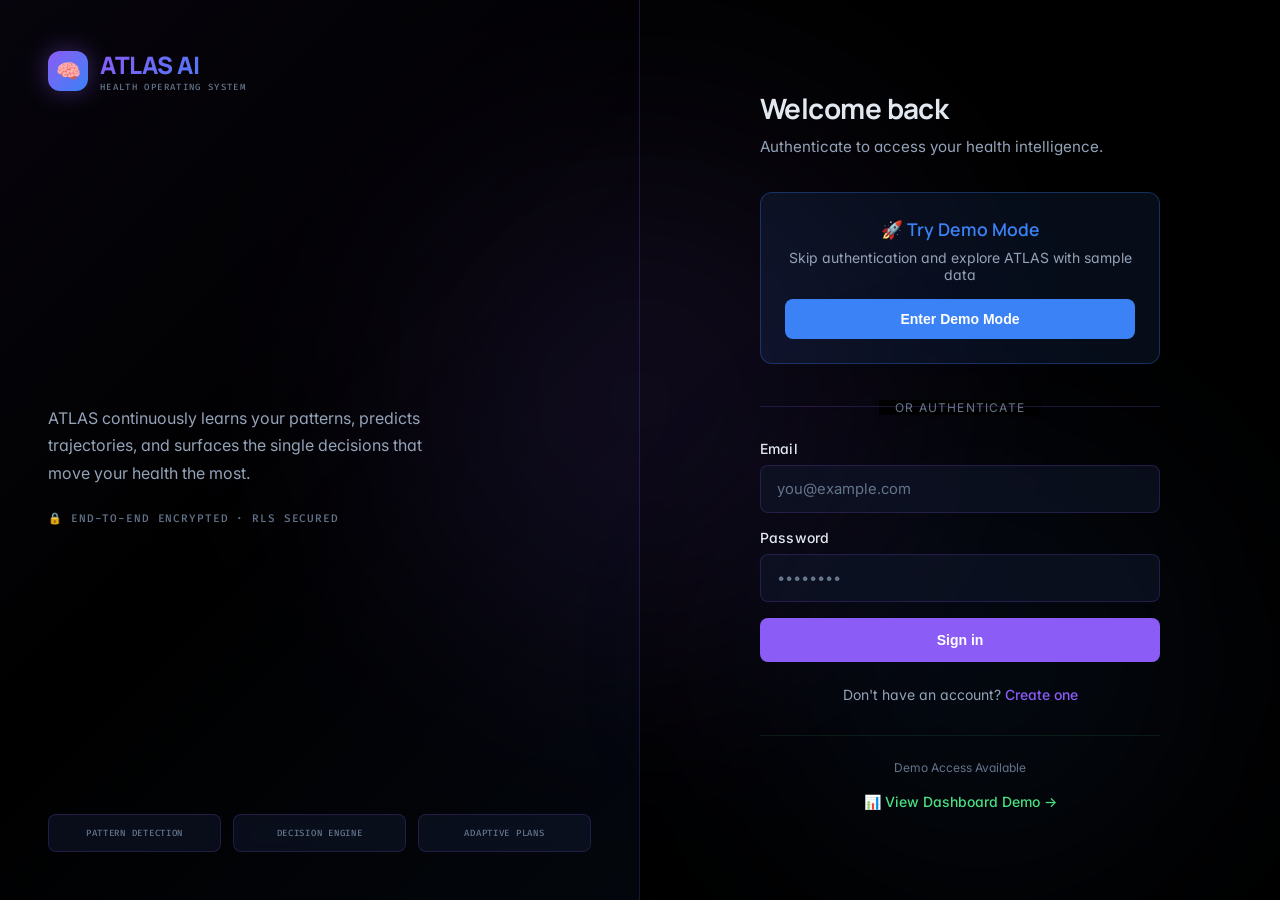
<file: public/login.html>
<!DOCTYPE html>
<html lang="en">
<head>
    <meta charset="UTF-8">
    <meta name="viewport" content="width=device-width, initial-scale=1.0">
    <title>Sign in · ATLAS AI</title>
    <link rel="preconnect" href="https://fonts.googleapis.com">
    <link rel="preconnect" href="https://fonts.gstatic.com" crossorigin>
    <link href="https://fonts.googleapis.com/css2?family=Inter:wght@300;400;500;600;700;800&family=Manrope:wght@400;500;600;700;800&family=Fira+Code:wght@400;500;600&display=swap" rel="stylesheet">
    <style>
        * {
            margin: 0;
            padding: 0;
            box-sizing: border-box;
        }
        
        body {
            font-family: 'Inter', -apple-system, BlinkMacSystemFont, system-ui, sans-serif;
            font-weight: 400;
            font-feature-settings: "cv02", "cv03", "cv04", "cv11";
            background: #000000;
            color: #e2e8f0;
            min-height: 100vh;
            overflow-x: hidden;
            text-rendering: optimizeLegibility;
            -webkit-font-smoothing: antialiased;
            -moz-osx-font-smoothing: grayscale;
        }
        
        /* Grid background */
        .grid-bg {
            position: fixed;
            top: 0;
            left: 0;
            width: 100%;
            height: 100%;
            opacity: 0.1;
            background-image: 
                linear-gradient(rgba(139, 92, 246, 0.1) 1px, transparent 1px),
                linear-gradient(90deg, rgba(139, 92, 246, 0.1) 1px, transparent 1px);
            background-size: 50px 50px;
            z-index: -2;
        }
        
        /* Atmospheric backdrop */
        .backdrop {
            position: fixed;
            top: 0;
            left: 0;
            width: 100%;
            height: 100%;
            z-index: -1;
        }
        
        .backdrop::before {
            content: '';
            position: absolute;
            top: 0;
            left: 50%;
            transform: translateX(-50%);
            width: 800px;
            height: 800px;
            border-radius: 50%;
            background: radial-gradient(circle, rgba(139, 92, 246, 0.15) 0%, transparent 70%);
            filter: blur(100px);
        }
        
        .backdrop::after {
            content: '';
            position: absolute;
            top: 40%;
            right: 0;
            width: 600px;
            height: 600px;
            border-radius: 50%;
            background: radial-gradient(circle, rgba(59, 130, 246, 0.1) 0%, transparent 70%);
            filter: blur(100px);
        }
        
        .container {
            min-height: 100vh;
            display: grid;
            grid-template-columns: 1fr;
        }
        
        @media (min-width: 1024px) {
            .container {
                grid-template-columns: 1fr 1fr;
            }
        }
        
        /* Left Hero Section */
        .hero {
            display: none;
            padding: 3rem;
            position: relative;
            border-right: 1px solid rgba(139, 92, 246, 0.2);
            background: linear-gradient(135deg, rgba(139, 92, 246, 0.05) 0%, transparent 50%, rgba(59, 130, 246, 0.05) 100%);
        }
        
        @media (min-width: 1024px) {
            .hero {
                display: flex;
                flex-direction: column;
                justify-content: space-between;
            }
        }
        
        .brand {
            display: flex;
            align-items: center;
            gap: 0.75rem;
        }
        
        .logo {
            width: 40px;
            height: 40px;
            border-radius: 12px;
            background: linear-gradient(135deg, #8b5cf6, #3b82f6);
            display: flex;
            align-items: center;
            justify-content: center;
            font-size: 20px;
            box-shadow: 0 0 25px rgba(139, 92, 246, 0.4);
            animation: glow 3s ease-in-out infinite alternate;
        }
        
        @keyframes glow {
            from { box-shadow: 0 0 25px rgba(139, 92, 246, 0.4); }
            to { box-shadow: 0 0 40px rgba(139, 92, 246, 0.6); }
        }
        
        .brand-text h1 {
            font-family: 'Manrope', sans-serif;
            font-size: 1.5rem;
            font-weight: 800;
            background: linear-gradient(135deg, #8b5cf6, #3b82f6);
            -webkit-background-clip: text;
            -webkit-text-fill-color: transparent;
            background-clip: text;
            letter-spacing: -0.02em;
        }
        
        .brand-text p {
            font-family: 'Fira Code', monospace;
            font-size: 9px;
            color: #64748b;
            text-transform: uppercase;
            letter-spacing: 0.15em;
            font-weight: 500;
        }
        
        .hero-content {
            max-width: 400px;
        }
        
        .hero-content h2 {
            font-family: 'Manrope', sans-serif;
            font-size: 3.25rem;
            font-weight: 800;
            line-height: 1.1;
            margin-bottom: 1.5rem;
            letter-spacing: -0.03em;
        }
        
        .hero-content .gradient-text {
            background: linear-gradient(135deg, #8b5cf6, #3b82f6);
            -webkit-background-clip: text;
            -webkit-text-fill-color: transparent;
            background-clip: text;
        }
        
        .hero-content p {
            font-family: 'Inter', sans-serif;
            color: #94a3b8;
            line-height: 1.7;
            margin-bottom: 1.5rem;
            font-size: 1rem;
            font-weight: 400;
        }
        
        .security-badge {
            display: flex;
            align-items: center;
            gap: 0.5rem;
            color: #64748b;
            font-family: 'Fira Code', monospace;
            font-size: 11px;
            text-transform: uppercase;
            letter-spacing: 0.08em;
            font-weight: 500;
        }
        
        .security-icon {
            color: #8b5cf6;
        }
        
        .feature-grid {
            display: grid;
            grid-template-columns: repeat(3, 1fr);
            gap: 0.75rem;
            font-family: 'Fira Code', monospace;
            font-size: 9px;
            text-transform: uppercase;
            letter-spacing: 0.08em;
            font-weight: 500;
        }
        
        .feature-card {
            background: rgba(15, 23, 42, 0.6);
            backdrop-filter: blur(10px);
            border: 1px solid rgba(139, 92, 246, 0.2);
            border-radius: 8px;
            padding: 0.75rem;
            text-align: center;
            color: #64748b;
        }
        
        /* Right Form Section */
        .form-section {
            display: flex;
            align-items: center;
            justify-content: center;
            padding: 2rem;
        }
        
        .form-container {
            width: 100%;
            max-width: 400px;
        }
        
        .mobile-brand {
            display: flex;
            align-items: center;
            gap: 0.75rem;
            margin-bottom: 2rem;
        }
        
        @media (min-width: 1024px) {
            .mobile-brand {
                display: none;
            }
        }
        
        .mobile-logo {
            width: 36px;
            height: 36px;
            border-radius: 8px;
            background: linear-gradient(135deg, #8b5cf6, #3b82f6);
            display: flex;
            align-items: center;
            justify-content: center;
            font-size: 18px;
            box-shadow: 0 0 20px rgba(139, 92, 246, 0.4);
        }
        
        .form-header h2 {
            font-family: 'Manrope', sans-serif;
            font-size: 1.75rem;
            font-weight: 700;
            margin-bottom: 0.5rem;
            letter-spacing: -0.02em;
        }
        
        .form-header p {
            color: #94a3b8;
            font-size: 0.95rem;
            margin-bottom: 2rem;
            line-height: 1.6;
        }
        
        /* Demo Mode Panel */
        .demo-panel {
            background: rgba(59, 130, 246, 0.1);
            border: 1px solid rgba(59, 130, 246, 0.3);
            border-radius: 12px;
            padding: 1.5rem;
            margin-bottom: 2rem;
            text-align: center;
        }
        
        .demo-panel h3 {
            font-family: 'Manrope', sans-serif;
            color: #3b82f6;
            margin-bottom: 0.5rem;
            font-size: 1.1rem;
            font-weight: 600;
        }
        
        .demo-panel p {
            color: #94a3b8;
            font-size: 0.875rem;
            margin-bottom: 1rem;
        }
        
        .demo-btn {
            background: #3b82f6;
            color: #fff;
            border: none;
            padding: 0.75rem 1.5rem;
            border-radius: 8px;
            font-weight: 600;
            cursor: pointer;
            width: 100%;
            transition: all 0.2s;
            font-size: 0.875rem;
        }
        
        .demo-btn:hover {
            background: #2563eb;
            transform: translateY(-1px);
            box-shadow: 0 4px 12px rgba(59, 130, 246, 0.3);
        }
        
        .divider {
            position: relative;
            margin: 1.5rem 0;
            text-align: center;
        }
        
        .divider::before {
            content: '';
            position: absolute;
            top: 50%;
            left: 0;
            right: 0;
            height: 1px;
            background: rgba(139, 92, 246, 0.2);
        }
        
        .divider span {
            background: #000000;
            padding: 0 1rem;
            color: #64748b;
            font-size: 12px;
            text-transform: uppercase;
            letter-spacing: 0.1em;
        }
        
        /* Form Styles */
        .form-group {
            margin-bottom: 1rem;
        }
        
        .form-label {
            display: block;
            color: #e2e8f0;
            font-size: 0.875rem;
            font-weight: 500;
            margin-bottom: 0.5rem;
            letter-spacing: 0.01em;
        }
        
        .form-input {
            width: 100%;
            background: rgba(15, 23, 42, 0.6);
            border: 1px solid rgba(139, 92, 246, 0.2);
            border-radius: 8px;
            padding: 0.875rem 1rem;
            color: #e2e8f0;
            font-size: 0.925rem;
            font-family: inherit;
            transition: all 0.2s;
        }
        
        .form-input:focus {
            outline: none;
            border-color: #8b5cf6;
            box-shadow: 0 0 0 3px rgba(139, 92, 246, 0.1);
        }
        
        .form-input::placeholder {
            color: #64748b;
        }
        
        .submit-btn {
            width: 100%;
            background: #8b5cf6;
            color: #fff;
            border: none;
            padding: 0.875rem;
            border-radius: 8px;
            font-weight: 600;
            font-size: 0.875rem;
            cursor: pointer;
            transition: all 0.2s;
            margin-bottom: 1.5rem;
        }
        
        .submit-btn:hover {
            background: #7c3aed;
            transform: translateY(-1px);
            box-shadow: 0 4px 12px rgba(139, 92, 246, 0.3);
        }
        
        .submit-btn:disabled {
            opacity: 0.6;
            cursor: not-allowed;
            transform: none;
        }
        
        .toggle-mode {
            text-align: center;
            color: #94a3b8;
            font-size: 0.875rem;
        }
        
        .toggle-link {
            color: #8b5cf6;
            text-decoration: none;
            font-weight: 500;
        }
        
        .toggle-link:hover {
            text-decoration: underline;
        }
        
        /* Loading state */
        .loading {
            display: inline-block;
            width: 16px;
            height: 16px;
            border: 2px solid rgba(0, 0, 0, 0.3);
            border-radius: 50%;
            border-top-color: #000;
            animation: spin 1s linear infinite;
            margin-right: 0.5rem;
        }
        
        @keyframes spin {
            to { transform: rotate(360deg); }
        }
        
        /* Pulse animation for status indicator */
        .pulse {
            animation: pulse 2s ease-in-out infinite;
        }
        
        @keyframes pulse {
            0%, 100% { opacity: 1; }
            50% { opacity: 0.5; }
        }
    </style>
</head>
<body>
    <div class="grid-bg"></div>
    <div class="backdrop"></div>
    
    <div class="container">
        <!-- Hero Section -->
        <div class="hero">
            <div class="brand">
                <div class="logo">🧠</div>
                <div class="brand-text">
                    <h1>ATLAS AI</h1>
                    <p>health operating system</p>
                </div>
            </div>
            
            <div class="hero-content">
                <h2>
                    Your health command center.
                </h2>
                <p>
                    ATLAS continuously learns your patterns, predicts trajectories, and surfaces the single
                    decisions that move your health the most.
                </p>
                <div class="security-badge">
                    <span class="security-icon">🔒</span>
                    <span>End-to-end encrypted · RLS secured</span>
                </div>
            </div>
            
            <div class="feature-grid">
                <div class="feature-card">Pattern Detection</div>
                <div class="feature-card">Decision Engine</div>
                <div class="feature-card">Adaptive Plans</div>
            </div>
        </div>
        
        <!-- Form Section -->
        <div class="form-section">
            <div class="form-container">
                <!-- Mobile Brand -->
                <div class="mobile-brand">
                    <div class="mobile-logo">🧠</div>
                    <span style="font-size: 1.125rem; font-weight: bold; background: linear-gradient(135deg, #4ade80, #06d6a0); -webkit-background-clip: text; -webkit-text-fill-color: transparent;">ATLAS AI</span>
                </div>
                
                <!-- Form Header -->
                <div class="form-header">
                    <h2 id="form-title">Welcome back</h2>
                    <p id="form-subtitle">Authenticate to access your health intelligence.</p>
                </div>
                
                <!-- Demo Mode Panel -->
                <div class="demo-panel">
                    <h3>🚀 Try Demo Mode</h3>
                    <p>Skip authentication and explore ATLAS with sample data</p>
                    <button class="demo-btn" onclick="enterDemoMode()">Enter Demo Mode</button>
                </div>
                
                <!-- Divider -->
                <div class="divider">
                    <span>Or authenticate</span>
                </div>
                
                <!-- Auth Form -->
                <form id="auth-form" onsubmit="handleSubmit(event)">
                    <div id="name-group" class="form-group" style="display: none;">
                        <label class="form-label" for="fullname">Full name</label>
                        <input class="form-input" id="fullname" type="text" placeholder="Ada Lovelace" autocomplete="name">
                    </div>
                    
                    <div class="form-group">
                        <label class="form-label" for="email">Email</label>
                        <input class="form-input" id="email" type="email" placeholder="you@example.com" required autocomplete="email">
                    </div>
                    
                    <div class="form-group">
                        <label class="form-label" for="password">Password</label>
                        <input class="form-input" id="password" type="password" placeholder="••••••••" required minlength="6" autocomplete="current-password">
                    </div>
                    
                    <button type="submit" class="submit-btn" id="submit-btn">
                        <span id="btn-text">Sign in</span>
                    </button>
                </form>
                
                <!-- Toggle Mode -->
                <div class="toggle-mode">
                    <span id="toggle-text">Don't have an account?</span>
                    <a href="#" class="toggle-link" id="toggle-link" onclick="toggleMode(event)">Create one</a>
                </div>
                
                <!-- Navigation Links -->
                <div style="text-align: center; margin-top: 2rem; padding-top: 1.5rem; border-top: 1px solid rgba(78, 222, 128, 0.1);">
                    <p style="color: #64748b; font-size: 0.75rem; margin-bottom: 1rem;">Demo Access Available</p>
                    <a href="/atlas-demo.html" style="color: #4ade80; text-decoration: none; font-size: 0.875rem; font-weight: 500;">
                        📊 View Dashboard Demo →
                    </a>
                </div>
            </div>
        </div>
    </div>
    
    <script>
        let isSignUp = false;
        
        function toggleMode(event) {
            event.preventDefault();
            isSignUp = !isSignUp;
            
            const formTitle = document.getElementById('form-title');
            const formSubtitle = document.getElementById('form-subtitle');
            const nameGroup = document.getElementById('name-group');
            const btnText = document.getElementById('btn-text');
            const toggleText = document.getElementById('toggle-text');
            const toggleLink = document.getElementById('toggle-link');
            const passwordInput = document.getElementById('password');
            
            if (isSignUp) {
                formTitle.textContent = 'Initialize your OS';
                formSubtitle.textContent = 'Create an account — we\'ll seed 30 days of demo data instantly.';
                nameGroup.style.display = 'block';
                btnText.textContent = 'Create account';
                toggleText.textContent = 'Already registered?';
                toggleLink.textContent = 'Sign in';
                passwordInput.setAttribute('autocomplete', 'new-password');
            } else {
                formTitle.textContent = 'Welcome back';
                formSubtitle.textContent = 'Authenticate to access your health intelligence.';
                nameGroup.style.display = 'none';
                btnText.textContent = 'Sign in';
                toggleText.textContent = 'Don\'t have an account?';
                toggleLink.textContent = 'Create one';
                passwordInput.setAttribute('autocomplete', 'current-password');
            }
        }
        
        function handleSubmit(event) {
            event.preventDefault();
            
            const submitBtn = document.getElementById('submit-btn');
            const btnText = document.getElementById('btn-text');
            
            // Show loading state
            submitBtn.disabled = true;
            btnText.innerHTML = '<span class="loading"></span>Authenticating…';
            
            // Simulate authentication
            setTimeout(() => {
                if (isSignUp) {
                    alert('🎉 Account created successfully!\\n\\nInitializing your health OS with 30 days of demo data...');
                } else {
                    alert('✅ Welcome back!\\n\\nLoading your health dashboard...');
                }
                
                // Redirect to dashboard
                window.location.href = '/atlas-demo.html';
            }, 2000);
        }
        
        function enterDemoMode() {
            // Add some visual feedback
            const btn = event.target;
            const originalText = btn.textContent;
            
            btn.disabled = true;
            btn.innerHTML = '<span class="loading"></span>Launching Demo...';
            
            setTimeout(() => {
                alert('🚀 Entering ATLAS Demo Mode!\\n\\n✨ Exploring with 30 days of sample health data\\n🤖 All AI features enabled\\n🔓 No authentication required');
                window.location.href = '/atlas-demo.html';
            }, 1500);
        }
        
        // Add some interactive effects
        document.addEventListener('DOMContentLoaded', function() {
            // Add focus effects to form inputs
            const inputs = document.querySelectorAll('.form-input');
            inputs.forEach(input => {
                input.addEventListener('focus', function() {
                    this.style.borderColor = '#4ade80';
                    this.style.boxShadow = '0 0 0 3px rgba(78, 222, 128, 0.1)';
                });
                
                input.addEventListener('blur', function() {
                    this.style.borderColor = 'rgba(78, 222, 128, 0.2)';
                    this.style.boxShadow = 'none';
                });
            });
            
            // Add typing effect to hero text (desktop only)
            if (window.innerWidth >= 1024) {
                const heroTitle = document.querySelector('.hero-content h2');
                if (heroTitle) {
                    const text = heroTitle.innerHTML;
                    heroTitle.innerHTML = '';
                    let i = 0;
                    
                    function typeWriter() {
                        if (i < text.length) {
                            heroTitle.innerHTML += text.charAt(i);
                            i++;
                            setTimeout(typeWriter, 50);
                        }
                    }
                    
                    setTimeout(typeWriter, 1000);
                }
            }
            
            console.log('🧠 ATLAS AI Authentication loaded');
            console.log('🚀 Demo mode available - no credentials required');
            console.log('✨ Original cyberpunk theme with enhanced visuals');
        });
    </script>
</body>
</html>
</file>
